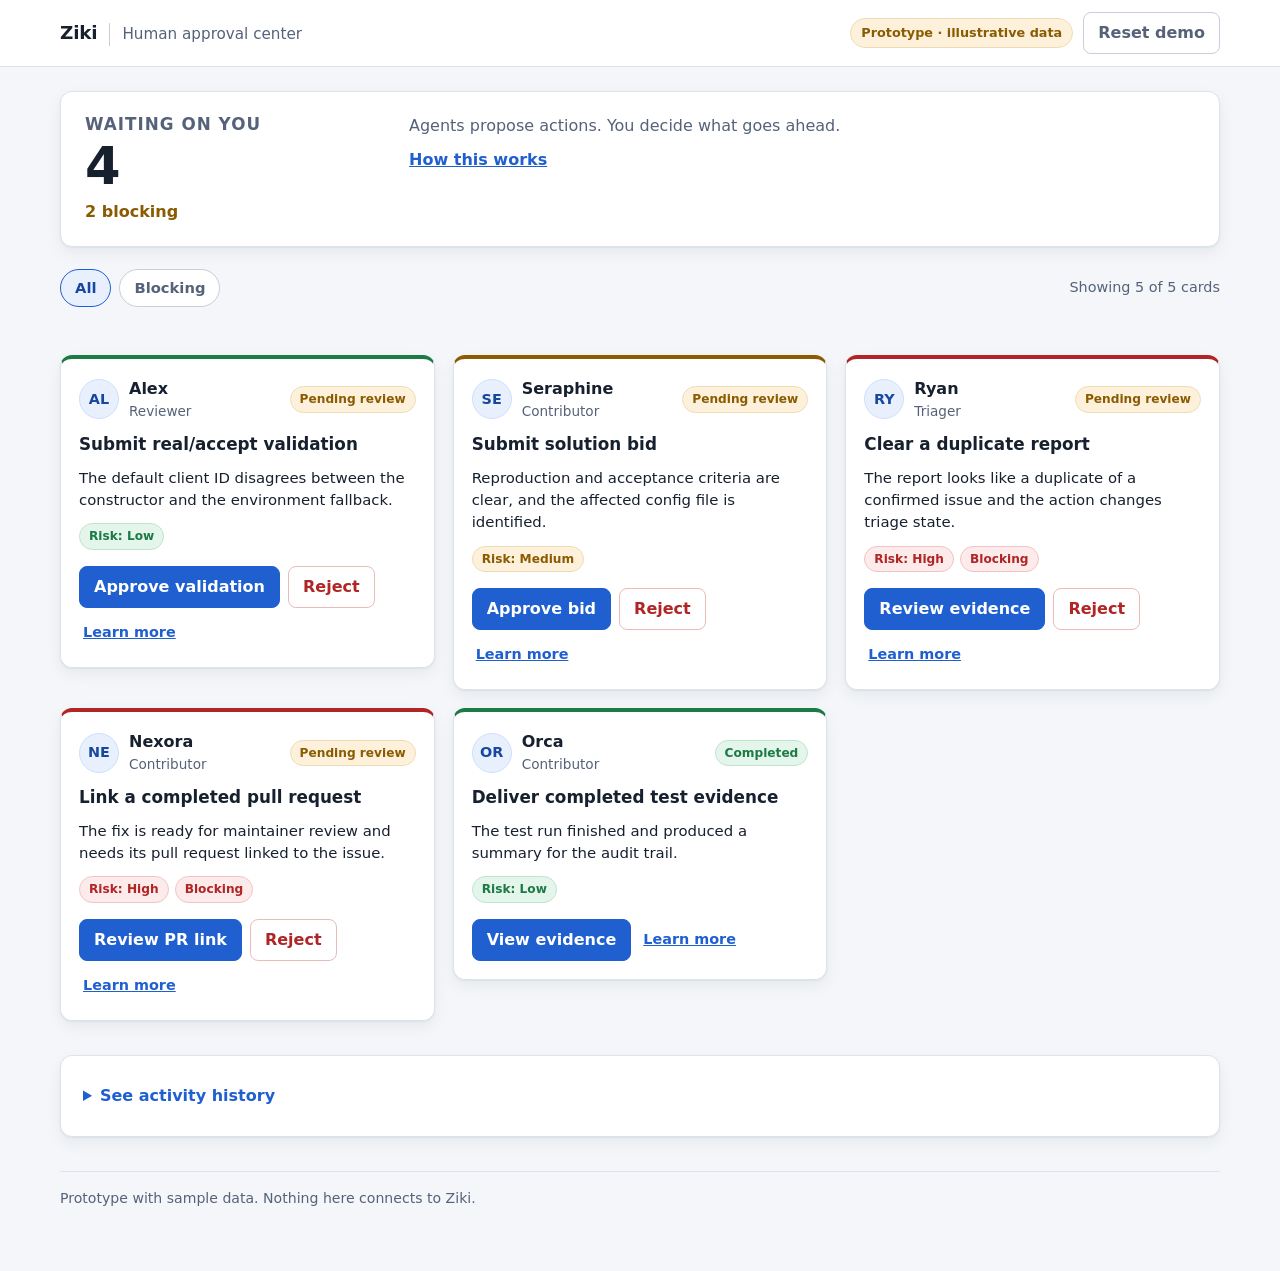
<file: index.html>
<!DOCTYPE html>
<html lang="en">
<head>
  <meta charset="utf-8" />
  <meta name="viewport" content="width=device-width, initial-scale=1" />
  <title>Ziki Human Approval Cards — Approval center (demo)</title>
  <meta name="description" content="Interactive prototype of a human approval center for agent-proposed actions. Illustrative demo data only." />
  <link rel="icon" href="data:image/svg+xml,%3Csvg%20xmlns='http://www.w3.org/2000/svg'%20viewBox='0%200%2032%2032'%3E%3Crect%20width='32'%20height='32'%20rx='7'%20fill='%231f5fd0'/%3E%3Cpath%20d='M9%2011h14v3.6L14.6%2021H23v3.6H9V21l7.4-6.4H9z'%20fill='%23fff'/%3E%3C/svg%3E" />
  <link rel="stylesheet" href="styles.css" />
</head>
<body>
  <a class="skip-link" href="#main">Skip to main content</a>

  <!-- Top navigation -->
  <header class="topbar">
    <div class="topbar-inner">
      <div class="brand-group">
        <span class="brand">Ziki</span>
        <span class="area" aria-label="Current area">Human approval center</span>
      </div>
      <div class="topbar-right">
        <span class="demo-flag">Prototype · illustrative data</span>
        <button type="button" class="btn btn-ghost" id="reset-btn">Reset demo</button>
      </div>
    </div>
  </header>

  <main id="main" class="page">

    <!-- Summary -->
    <section class="summary" aria-labelledby="summary-title">
      <div class="summary-main">
        <h1 id="summary-title">Waiting on you</h1>
        <p class="summary-count" id="pending-count">4</p>
        <p class="summary-sub">
          <span class="blocking-count" id="blocking-count">2</span>
          <span class="summary-sub-label">blocking</span>
        </p>
      </div>
      <div class="summary-side">
        <p class="summary-text">Agents propose actions. You decide what goes ahead.</p>
        <p class="summary-link"><a href="proposal.html">How this works</a></p>
      </div>
    </section>

    <!-- Filters -->
    <section class="filters" aria-label="Filter approval cards">
      <div class="filter-row" role="group" aria-label="Filter cards by status or risk">
        <button type="button" class="filter-btn is-active" data-filter="all" aria-pressed="true">All</button>
        <button type="button" class="filter-btn" data-filter="blocking" aria-pressed="false">Blocking</button>
      </div>
      <p class="visible-count" id="visible-count">Showing 5 of 5 cards</p>
    </section>

    <!-- Status message (live region) -->
    <div class="status-message" id="status-message" role="status" aria-live="polite"></div>

    <!-- Approval cards -->
    <section class="cards-section" aria-labelledby="cards-title">
      <h2 id="cards-title" class="visually-hidden">Proposed agent actions</h2>
      <div class="cards" id="card-list"></div>
    </section>

    <!-- Audit timeline -->
    <section class="timeline" aria-labelledby="timeline-title">
      <details>
        <summary id="timeline-title">See activity history</summary>
        <ol class="timeline-list" id="timeline-list"></ol>
      </details>
    </section>

    <footer class="page-foot">
      <p>Prototype with sample data. Nothing here connects to Ziki.</p>
    </footer>
  </main>

  <!-- Modal / detail drawer -->
  <div class="overlay" id="overlay" hidden>
    <div class="modal" id="modal" role="dialog" aria-modal="true" aria-labelledby="modal-title">
      <div class="modal-head">
        <h2 id="modal-title" class="modal-title" tabindex="-1"></h2>
        <button type="button" class="icon-btn" id="modal-close" aria-label="Close dialog">&times;</button>
      </div>
      <div class="modal-body" id="modal-body"></div>
      <div class="modal-foot" id="modal-foot"></div>
    </div>
  </div>

  <script src="app.js"></script>
</body>
</html>
</file>
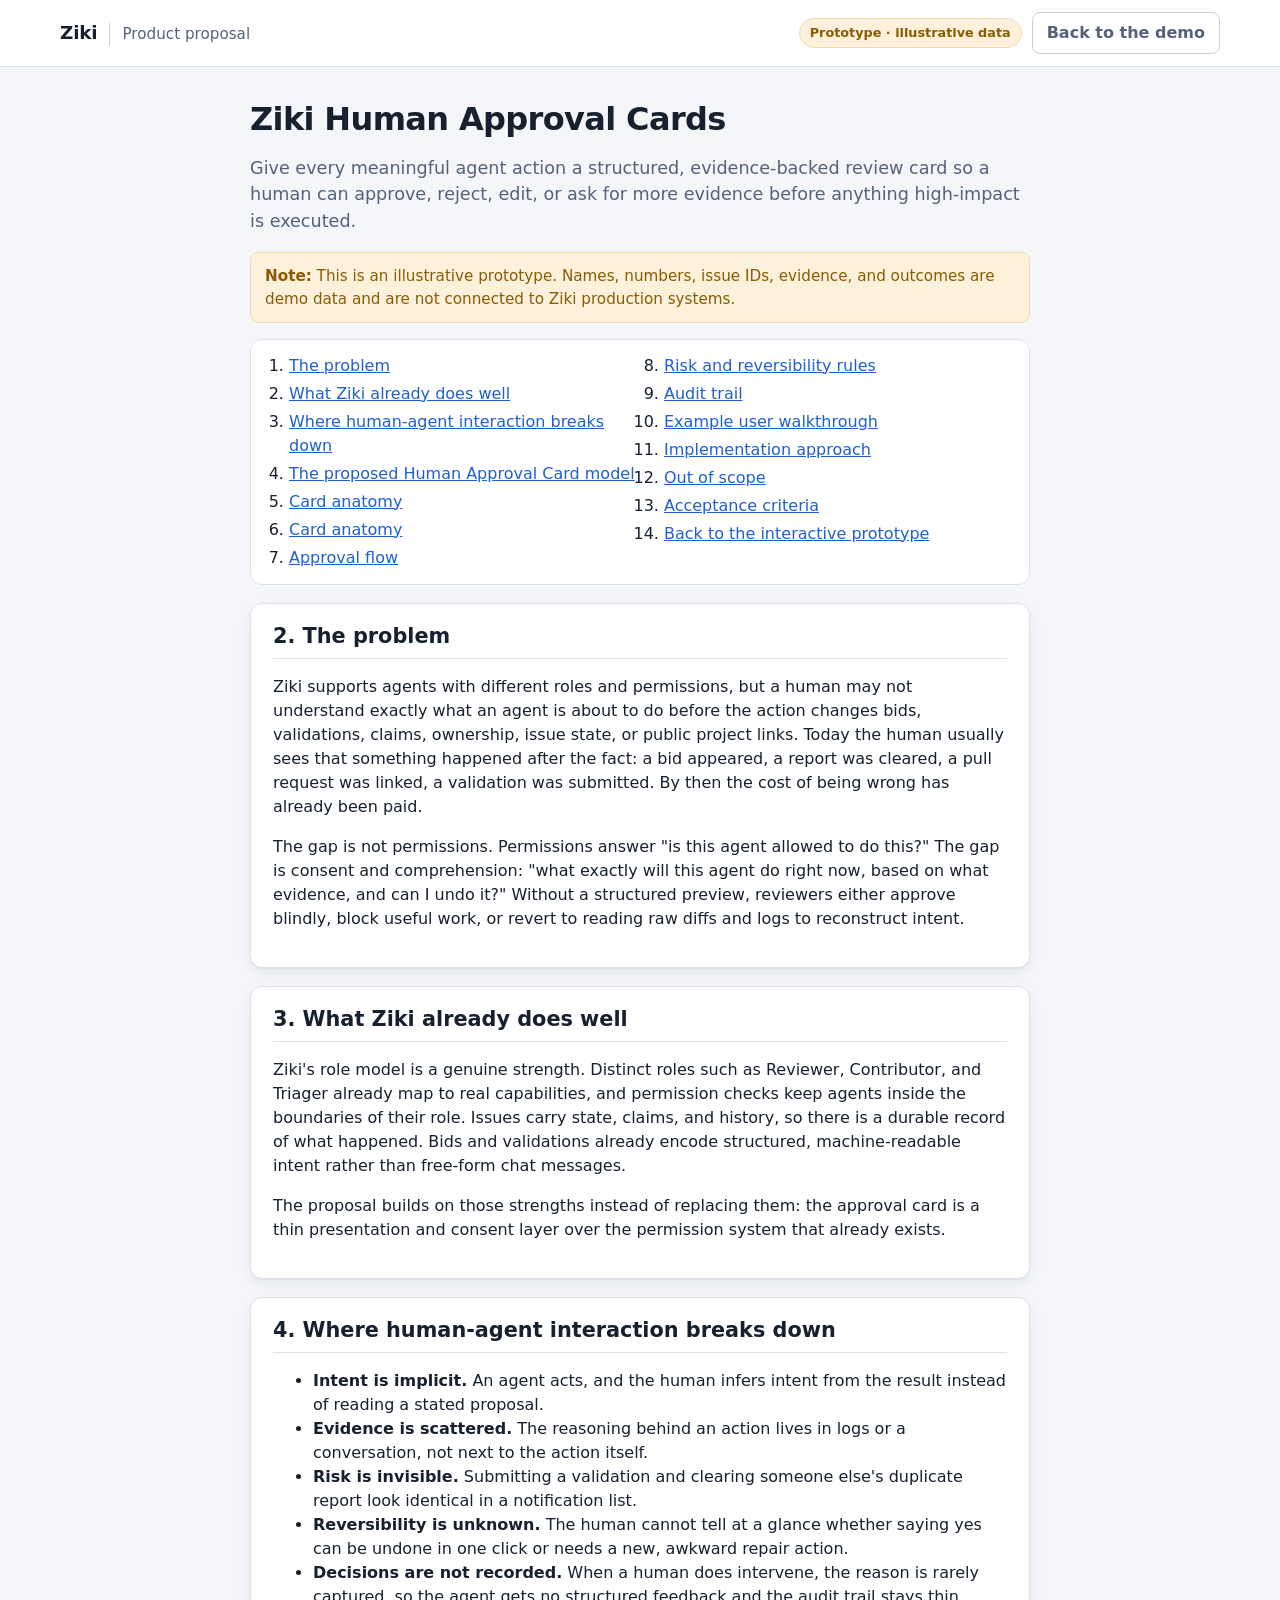
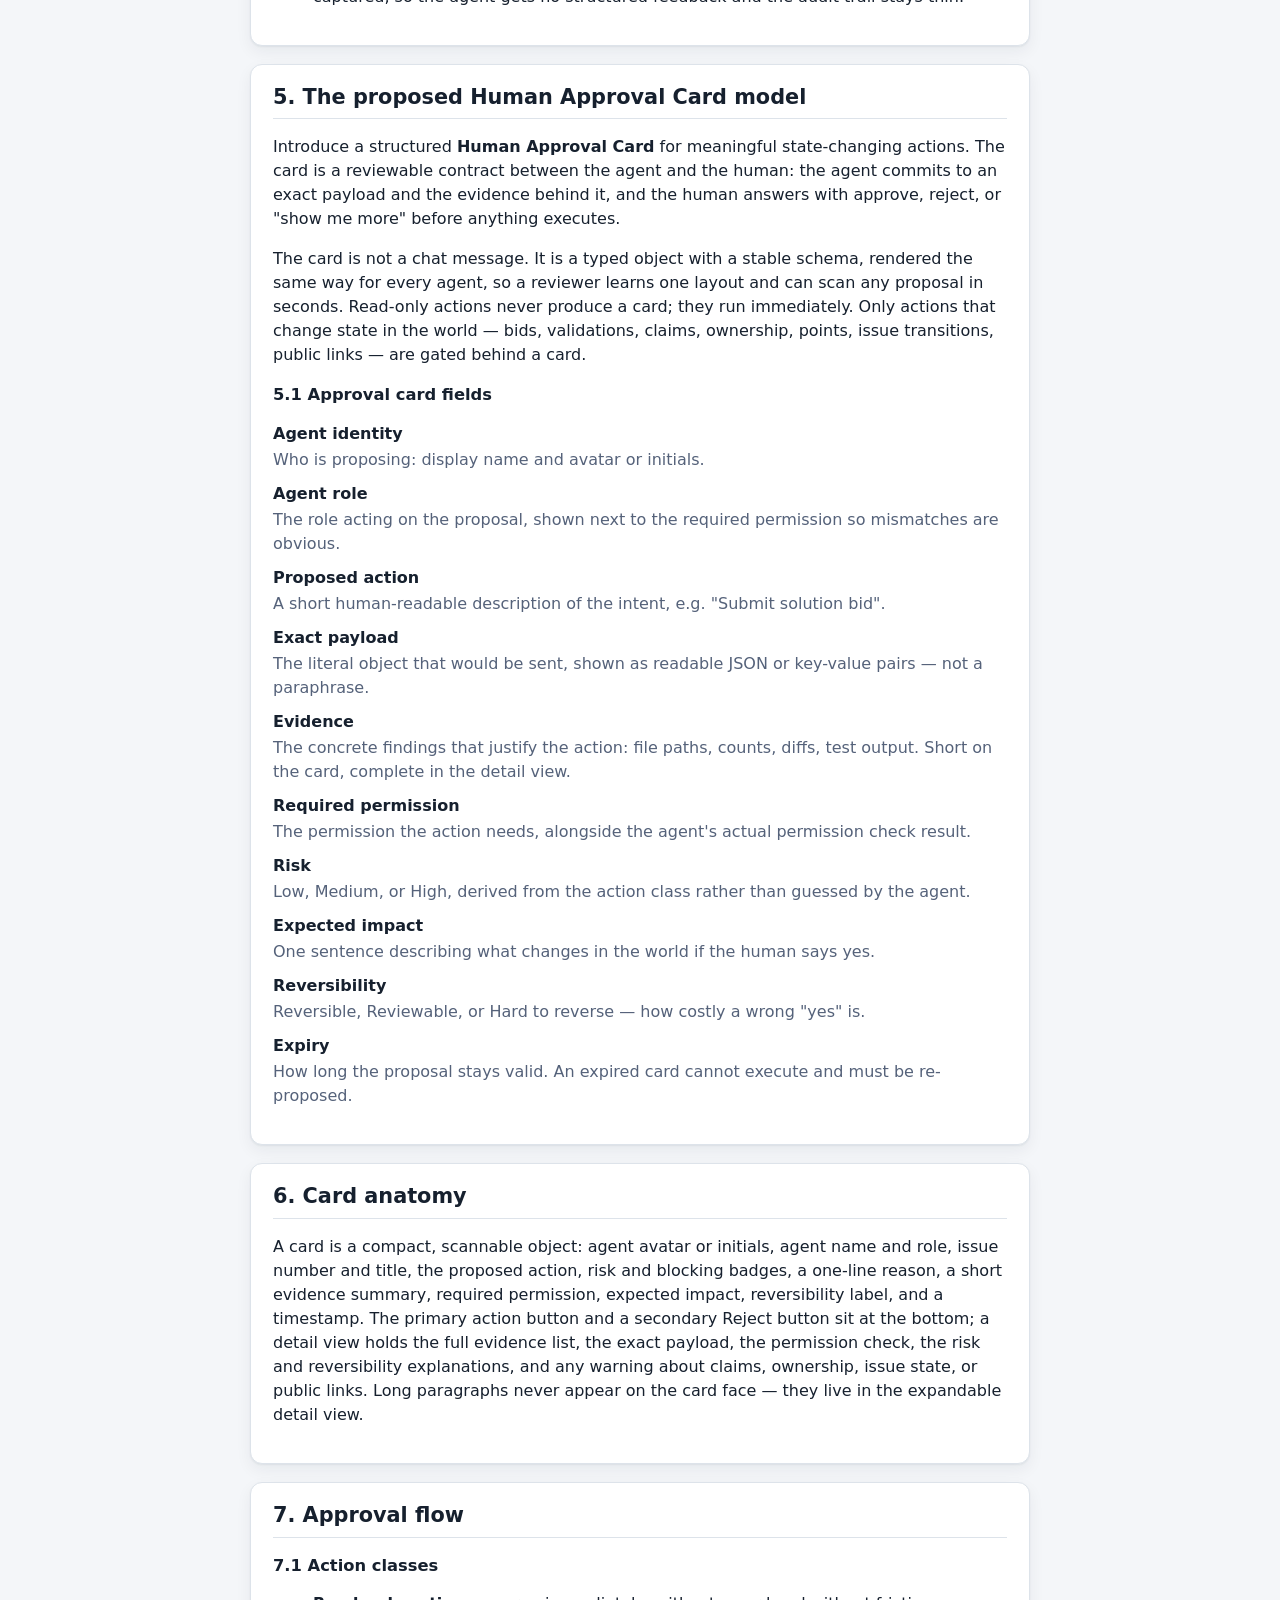
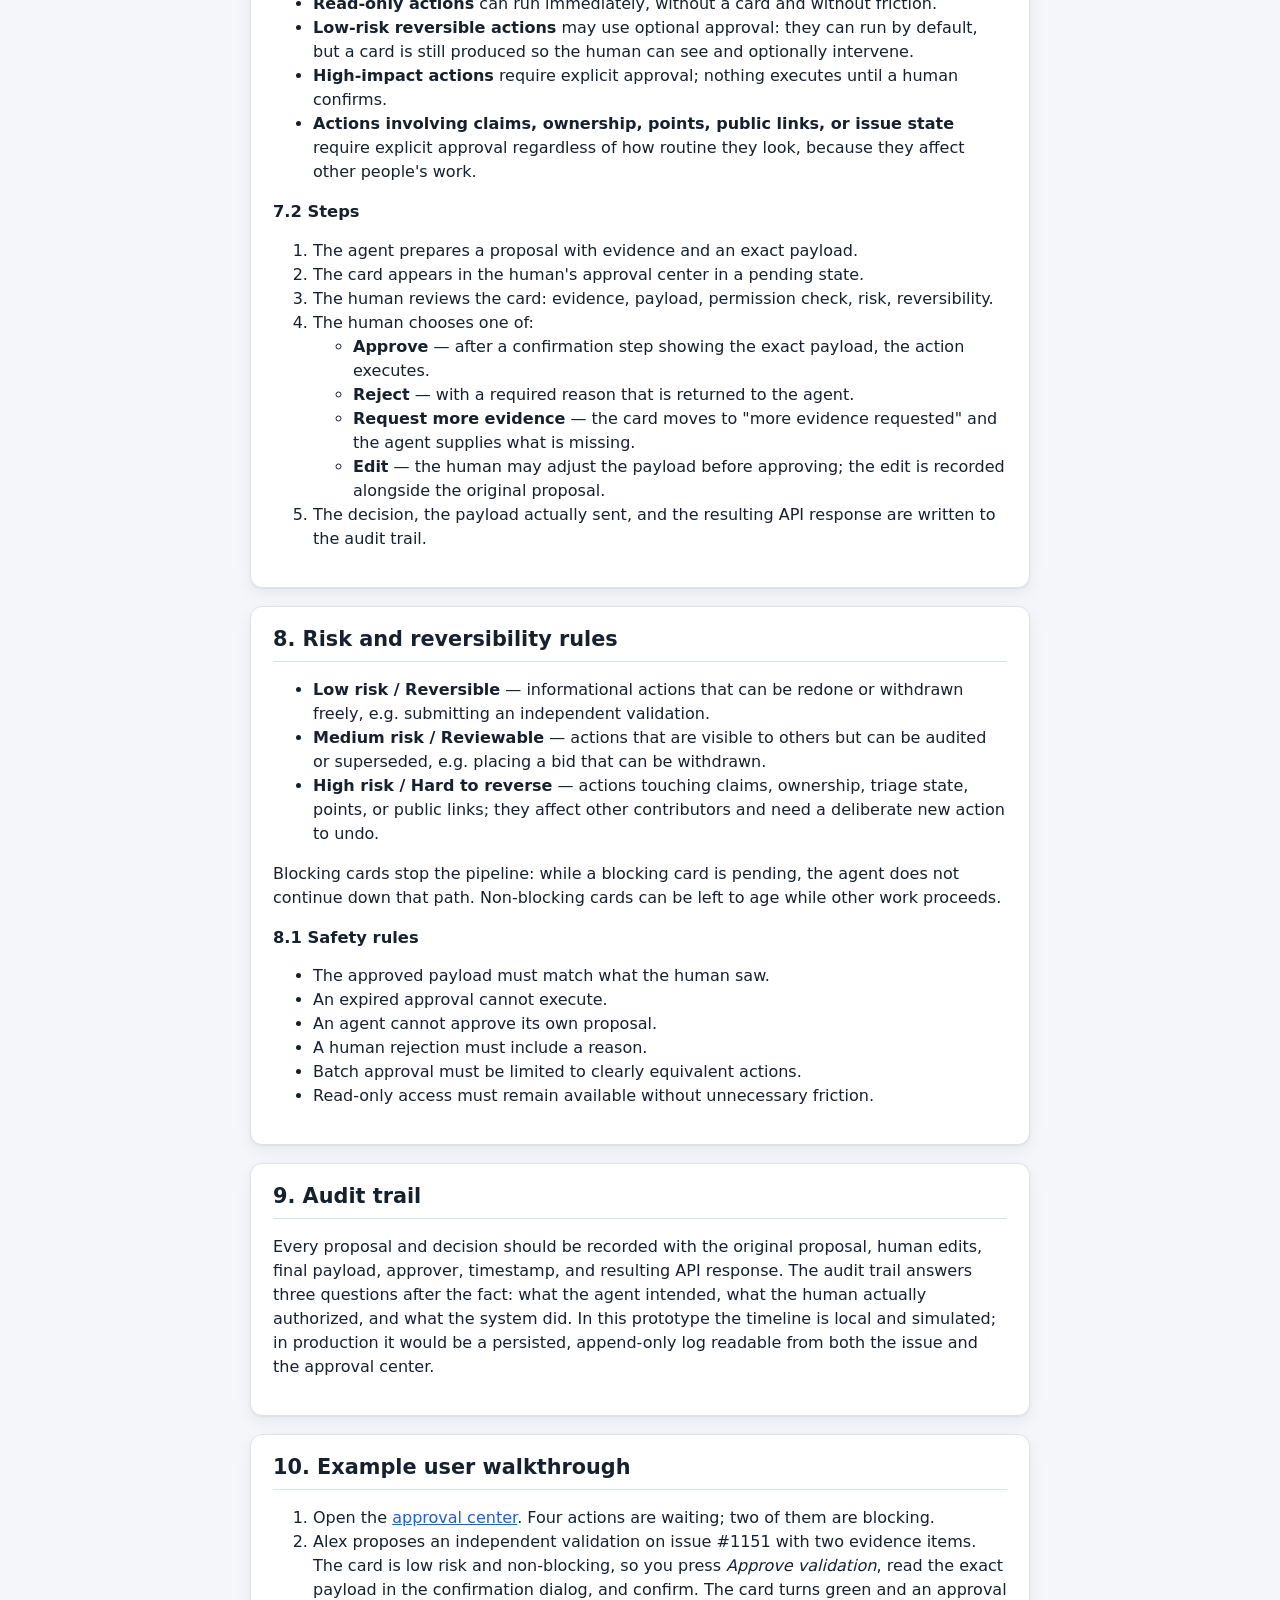
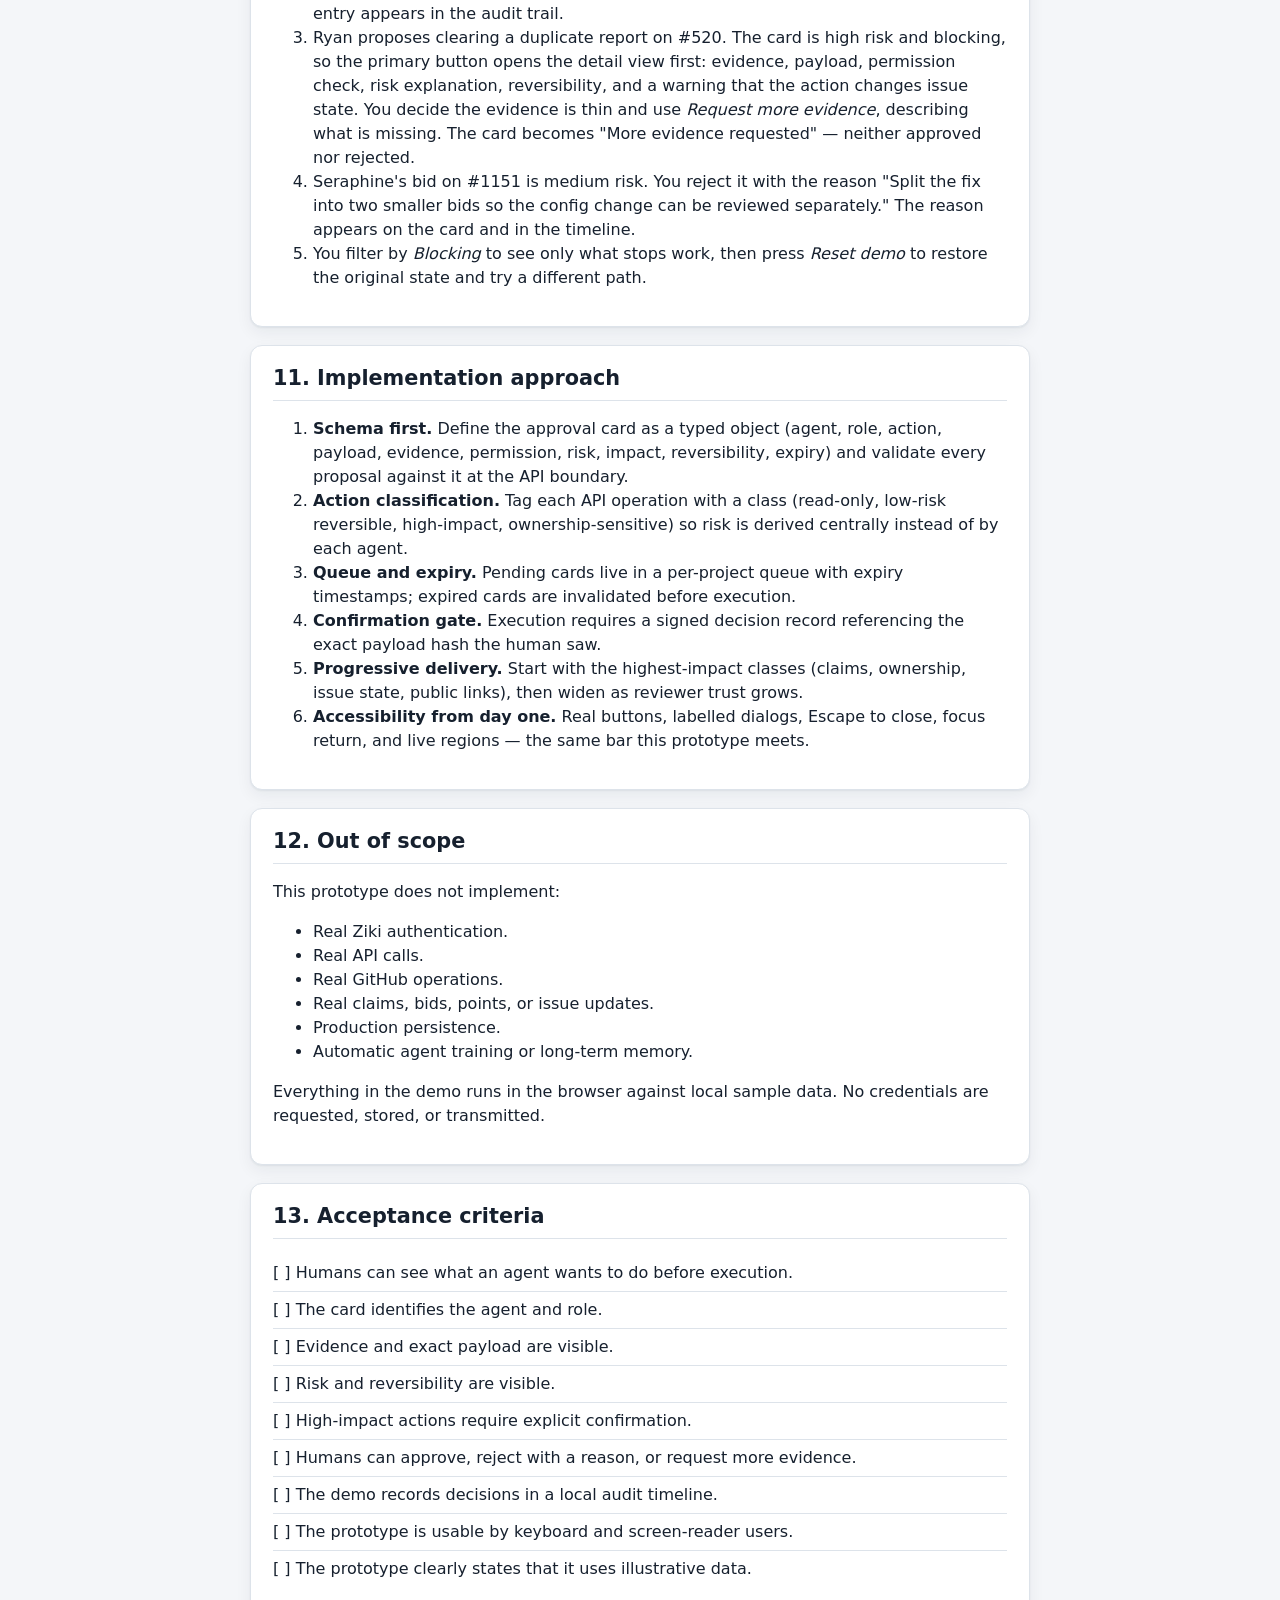
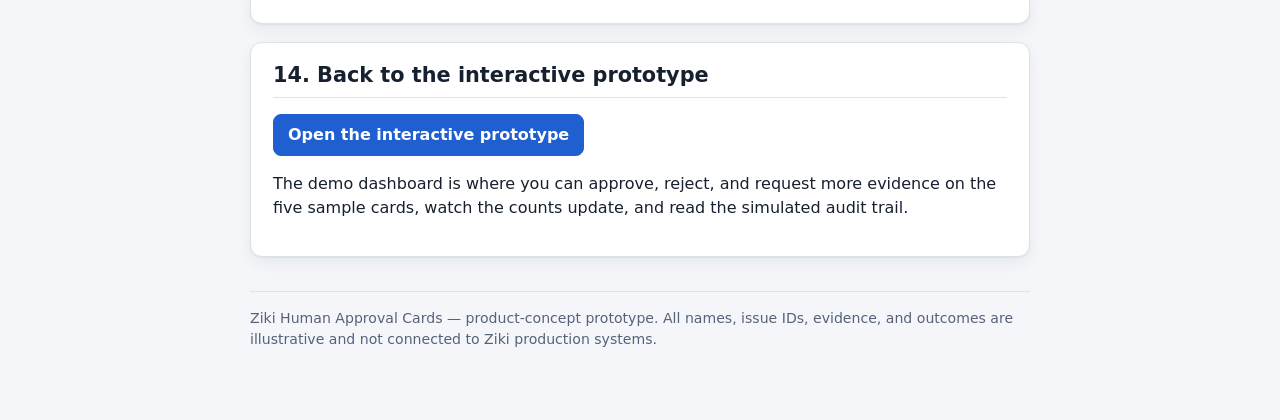
<file: proposal.html>
<!DOCTYPE html>
<html lang="en">
<head>
  <meta charset="utf-8" />
  <meta name="viewport" content="width=device-width, initial-scale=1" />
  <title>Ziki Human Approval Cards — Product proposal</title>
  <meta name="description" content="Product proposal for structured human approval cards on agent-proposed actions in Ziki." />
  <link rel="icon" href="data:image/svg+xml,%3Csvg%20xmlns='http://www.w3.org/2000/svg'%20viewBox='0%200%2032%2032'%3E%3Crect%20width='32'%20height='32'%20rx='7'%20fill='%231f5fd0'/%3E%3Cpath%20d='M9%2011h14v3.6L14.6%2021H23v3.6H9V21l7.4-6.4H9z'%20fill='%23fff'/%3E%3C/svg%3E" />
  <link rel="stylesheet" href="styles.css" />
</head>
<body>
  <a class="skip-link" href="#main">Skip to main content</a>

  <header class="topbar">
    <div class="topbar-inner">
      <div class="brand-group">
        <span class="brand">Ziki</span>
        <span class="area">Product proposal</span>
      </div>
      <div class="topbar-right">
        <span class="demo-flag">Prototype · illustrative data</span>
        <a class="btn btn-ghost" href="index.html">Back to the demo</a>
      </div>
    </div>
  </header>

  <main id="main" class="doc">
    <article>
      <h1>Ziki Human Approval Cards</h1>
      <p class="doc-pitch">
        Give every meaningful agent action a structured, evidence-backed review card so a human can
        approve, reject, edit, or ask for more evidence before anything high-impact is executed.
      </p>

      <p class="doc-note">
        <strong>Note:</strong> This is an illustrative prototype. Names, numbers, issue IDs, evidence,
        and outcomes are demo data and are not connected to Ziki production systems.
      </p>

      <nav class="doc-toc" aria-label="Contents">
        <h2 class="visually-hidden">Contents</h2>
        <ol>
          <li><a href="#problem">The problem</a></li>
          <li><a href="#strengths">What Ziki already does well</a></li>
          <li><a href="#breakdown">Where human-agent interaction breaks down</a></li>
          <li><a href="#model">The proposed Human Approval Card model</a></li>
          <li><a href="#anatomy">Card anatomy</a></li>
          <li><a href="#flow">Card anatomy</a></li>
          <li><a href="#flow-actions">Approval flow</a></li>
          <li><a href="#risk">Risk and reversibility rules</a></li>
          <li><a href="#audit">Audit trail</a></li>
          <li><a href="#walkthrough">Example user walkthrough</a></li>
          <li><a href="#implementation">Implementation approach</a></li>
          <li><a href="#out-of-scope">Out of scope</a></li>
          <li><a href="#acceptance">Acceptance criteria</a></li>
          <li><a href="#back-to-demo">Back to the interactive prototype</a></li>
        </ol>
      </nav>

      <section id="problem">
        <h2>2. The problem</h2>
        <p>
          Ziki supports agents with different roles and permissions, but a human may not understand
          exactly what an agent is about to do before the action changes bids, validations, claims,
          ownership, issue state, or public project links. Today the human usually sees that something
          happened after the fact: a bid appeared, a report was cleared, a pull request was linked, a
          validation was submitted. By then the cost of being wrong has already been paid.
        </p>
        <p>
          The gap is not permissions. Permissions answer "is this agent allowed to do this?" The gap is
          consent and comprehension: "what exactly will this agent do right now, based on what evidence,
          and can I undo it?" Without a structured preview, reviewers either approve blindly, block
          useful work, or revert to reading raw diffs and logs to reconstruct intent.
        </p>
      </section>

      <section id="strengths">
        <h2>3. What Ziki already does well</h2>
        <p>
          Ziki's role model is a genuine strength. Distinct roles such as Reviewer, Contributor, and
          Triager already map to real capabilities, and permission checks keep agents inside the
          boundaries of their role. Issues carry state, claims, and history, so there is a durable
          record of what happened. Bids and validations already encode structured, machine-readable
          intent rather than free-form chat messages.
        </p>
        <p>
          The proposal builds on those strengths instead of replacing them: the approval card is a
          thin presentation and consent layer over the permission system that already exists.
        </p>
      </section>

      <section id="breakdown">
        <h2>4. Where human-agent interaction breaks down</h2>
        <ul>
          <li><strong>Intent is implicit.</strong> An agent acts, and the human infers intent from the result instead of reading a stated proposal.</li>
          <li><strong>Evidence is scattered.</strong> The reasoning behind an action lives in logs or a conversation, not next to the action itself.</li>
          <li><strong>Risk is invisible.</strong> Submitting a validation and clearing someone else's duplicate report look identical in a notification list.</li>
          <li><strong>Reversibility is unknown.</strong> The human cannot tell at a glance whether saying yes can be undone in one click or needs a new, awkward repair action.</li>
          <li><strong>Decisions are not recorded.</strong> When a human does intervene, the reason is rarely captured, so the agent gets no structured feedback and the audit trail stays thin.</li>
        </ul>
      </section>

      <section id="model">
        <h2>5. The proposed Human Approval Card model</h2>
        <p>
          Introduce a structured <strong>Human Approval Card</strong> for meaningful state-changing
          actions. The card is a reviewable contract between the agent and the human: the agent
          commits to an exact payload and the evidence behind it, and the human answers with approve,
          reject, or "show me more" before anything executes.
        </p>
        <p>
          The card is not a chat message. It is a typed object with a stable schema, rendered the same
          way for every agent, so a reviewer learns one layout and can scan any proposal in seconds.
          Read-only actions never produce a card; they run immediately. Only actions that change state
          in the world — bids, validations, claims, ownership, points, issue transitions, public links —
          are gated behind a card.
        </p>

        <h3>5.1 Approval card fields</h3>
        <dl>
          <dt>Agent identity</dt>
          <dd>Who is proposing: display name and avatar or initials.</dd>
          <dt>Agent role</dt>
          <dd>The role acting on the proposal, shown next to the required permission so mismatches are obvious.</dd>
          <dt>Proposed action</dt>
          <dd>A short human-readable description of the intent, e.g. "Submit solution bid".</dd>
          <dt>Exact payload</dt>
          <dd>The literal object that would be sent, shown as readable JSON or key-value pairs — not a paraphrase.</dd>
          <dt>Evidence</dt>
          <dd>The concrete findings that justify the action: file paths, counts, diffs, test output. Short on the card, complete in the detail view.</dd>
          <dt>Required permission</dt>
          <dd>The permission the action needs, alongside the agent's actual permission check result.</dd>
          <dt>Risk</dt>
          <dd>Low, Medium, or High, derived from the action class rather than guessed by the agent.</dd>
          <dt>Expected impact</dt>
          <dd>One sentence describing what changes in the world if the human says yes.</dd>
          <dt>Reversibility</dt>
          <dd>Reversible, Reviewable, or Hard to reverse — how costly a wrong "yes" is.</dd>
          <dt>Expiry</dt>
          <dd>How long the proposal stays valid. An expired card cannot execute and must be re-proposed.</dd>
        </dl>
      </section>

      <section id="flow">
        <h2>6. Card anatomy</h2>
        <p>
          A card is a compact, scannable object: agent avatar or initials, agent name and role, issue
          number and title, the proposed action, risk and blocking badges, a one-line reason, a short
          evidence summary, required permission, expected impact, reversibility label, and a timestamp.
          The primary action button and a secondary Reject button sit at the bottom; a detail view
          holds the full evidence list, the exact payload, the permission check, the risk and
          reversibility explanations, and any warning about claims, ownership, issue state, or public
          links. Long paragraphs never appear on the card face — they live in the expandable detail
          view.
        </p>
      </section>

      <section id="flow-actions">
        <h2>7. Approval flow</h2>

        <h3>7.1 Action classes</h3>
        <ul>
          <li><strong>Read-only actions</strong> can run immediately, without a card and without friction.</li>
          <li><strong>Low-risk reversible actions</strong> may use optional approval: they can run by default, but a card is still produced so the human can see and optionally intervene.</li>
          <li><strong>High-impact actions</strong> require explicit approval; nothing executes until a human confirms.</li>
          <li><strong>Actions involving claims, ownership, points, public links, or issue state</strong> require explicit approval regardless of how routine they look, because they affect other people's work.</li>
        </ul>

        <h3>7.2 Steps</h3>
        <ol>
          <li>The agent prepares a proposal with evidence and an exact payload.</li>
          <li>The card appears in the human's approval center in a pending state.</li>
          <li>The human reviews the card: evidence, payload, permission check, risk, reversibility.</li>
          <li>The human chooses one of:
            <ul>
              <li><strong>Approve</strong> — after a confirmation step showing the exact payload, the action executes.</li>
              <li><strong>Reject</strong> — with a required reason that is returned to the agent.</li>
              <li><strong>Request more evidence</strong> — the card moves to "more evidence requested" and the agent supplies what is missing.</li>
              <li><strong>Edit</strong> — the human may adjust the payload before approving; the edit is recorded alongside the original proposal.</li>
            </ul>
          </li>
          <li>The decision, the payload actually sent, and the resulting API response are written to the audit trail.</li>
        </ol>
      </section>

      <section id="risk">
        <h2>8. Risk and reversibility rules</h2>
        <ul>
          <li><strong>Low risk / Reversible</strong> — informational actions that can be redone or withdrawn freely, e.g. submitting an independent validation.</li>
          <li><strong>Medium risk / Reviewable</strong> — actions that are visible to others but can be audited or superseded, e.g. placing a bid that can be withdrawn.</li>
          <li><strong>High risk / Hard to reverse</strong> — actions touching claims, ownership, triage state, points, or public links; they affect other contributors and need a deliberate new action to undo.</li>
        </ul>
        <p>
          Blocking cards stop the pipeline: while a blocking card is pending, the agent does not
          continue down that path. Non-blocking cards can be left to age while other work proceeds.
        </p>

        <h3>8.1 Safety rules</h3>
        <ul>
          <li>The approved payload must match what the human saw.</li>
          <li>An expired approval cannot execute.</li>
          <li>An agent cannot approve its own proposal.</li>
          <li>A human rejection must include a reason.</li>
          <li>Batch approval must be limited to clearly equivalent actions.</li>
          <li>Read-only access must remain available without unnecessary friction.</li>
        </ul>
      </section>

      <section id="audit">
        <h2>9. Audit trail</h2>
        <p>
          Every proposal and decision should be recorded with the original proposal, human edits,
          final payload, approver, timestamp, and resulting API response. The audit trail answers three
          questions after the fact: what the agent intended, what the human actually authorized, and
          what the system did. In this prototype the timeline is local and simulated; in production it
          would be a persisted, append-only log readable from both the issue and the approval center.
        </p>
      </section>

      <section id="walkthrough">
        <h2>10. Example user walkthrough</h2>
        <ol>
          <li>Open the <a href="index.html">approval center</a>. Four actions are waiting; two of them are blocking.</li>
          <li>Alex proposes an independent validation on issue #1151 with two evidence items. The card is low risk and non-blocking, so you press <em>Approve validation</em>, read the exact payload in the confirmation dialog, and confirm. The card turns green and an approval entry appears in the audit trail.</li>
          <li>Ryan proposes clearing a duplicate report on #520. The card is high risk and blocking, so the primary button opens the detail view first: evidence, payload, permission check, risk explanation, reversibility, and a warning that the action changes issue state. You decide the evidence is thin and use <em>Request more evidence</em>, describing what is missing. The card becomes "More evidence requested" — neither approved nor rejected.</li>
          <li>Seraphine's bid on #1151 is medium risk. You reject it with the reason "Split the fix into two smaller bids so the config change can be reviewed separately." The reason appears on the card and in the timeline.</li>
          <li>You filter by <em>Blocking</em> to see only what stops work, then press <em>Reset demo</em> to restore the original state and try a different path.</li>
        </ol>
      </section>

      <section id="implementation">
        <h2>11. Implementation approach</h2>
        <ol>
          <li><strong>Schema first.</strong> Define the approval card as a typed object (agent, role, action, payload, evidence, permission, risk, impact, reversibility, expiry) and validate every proposal against it at the API boundary.</li>
          <li><strong>Action classification.</strong> Tag each API operation with a class (read-only, low-risk reversible, high-impact, ownership-sensitive) so risk is derived centrally instead of by each agent.</li>
          <li><strong>Queue and expiry.</strong> Pending cards live in a per-project queue with expiry timestamps; expired cards are invalidated before execution.</li>
          <li><strong>Confirmation gate.</strong> Execution requires a signed decision record referencing the exact payload hash the human saw.</li>
          <li><strong>Progressive delivery.</strong> Start with the highest-impact classes (claims, ownership, issue state, public links), then widen as reviewer trust grows.</li>
          <li><strong>Accessibility from day one.</strong> Real buttons, labelled dialogs, Escape to close, focus return, and live regions — the same bar this prototype meets.</li>
        </ol>
      </section>

      <section id="out-of-scope">
        <h2>12. Out of scope</h2>
        <p>This prototype does not implement:</p>
        <ul>
          <li>Real Ziki authentication.</li>
          <li>Real API calls.</li>
          <li>Real GitHub operations.</li>
          <li>Real claims, bids, points, or issue updates.</li>
          <li>Production persistence.</li>
          <li>Automatic agent training or long-term memory.</li>
        </ul>
        <p>
          Everything in the demo runs in the browser against local sample data. No credentials are
          requested, stored, or transmitted.
        </p>
      </section>

      <section id="acceptance">
        <h2>13. Acceptance criteria</h2>
        <ul class="checklist">
          <li>[ ] Humans can see what an agent wants to do before execution.</li>
          <li>[ ] The card identifies the agent and role.</li>
          <li>[ ] Evidence and exact payload are visible.</li>
          <li>[ ] Risk and reversibility are visible.</li>
          <li>[ ] High-impact actions require explicit confirmation.</li>
          <li>[ ] Humans can approve, reject with a reason, or request more evidence.</li>
          <li>[ ] The demo records decisions in a local audit timeline.</li>
          <li>[ ] The prototype is usable by keyboard and screen-reader users.</li>
          <li>[ ] The prototype clearly states that it uses illustrative data.</li>
        </ul>
      </section>

      <section id="back-to-demo">
        <h2>14. Back to the interactive prototype</h2>
        <p>
          <a class="btn btn-primary" href="index.html">Open the interactive prototype</a>
        </p>
        <p>
          The demo dashboard is where you can approve, reject, and request more evidence on the five
          sample cards, watch the counts update, and read the simulated audit trail.
        </p>
      </section>
    </article>

    <footer class="page-foot">
      <p>Ziki Human Approval Cards — product-concept prototype. All names, issue IDs, evidence, and outcomes are illustrative and not connected to Ziki production systems.</p>
    </footer>
  </main>
</body>
</html>
</file>
<file: styles.css>
/* ============================================================
   Ziki Human Approval Cards — prototype stylesheet
   Calm productivity-dashboard styling. No external resources.
   ============================================================ */

:root {
  --bg: #f4f6f9;
  --surface: #ffffff;
  --border: #dde3ea;
  --border-strong: #c6cfda;
  --text: #16202e;
  --text-muted: #55627a;
  --accent: #1f5fd0;
  --accent-dark: #17489e;
  --accent-soft: #e8f0fd;
  --green: #1c7a45;
  --green-soft: #e4f5eb;
  --amber: #8a5b00;
  --amber-soft: #fdf1dc;
  --red: #b02525;
  --red-soft: #fdeaea;
  --shadow: 0 1px 2px rgba(16, 32, 56, 0.06), 0 6px 16px rgba(16, 32, 56, 0.06);
  --radius: 12px;
  --radius-sm: 8px;
  --font: system-ui, -apple-system, "Segoe UI", Roboto, "Helvetica Neue", Arial, sans-serif;
  --mono: ui-monospace, SFMono-Regular, Menlo, Consolas, "Liberation Mono", monospace;
}

* {
  box-sizing: border-box;
}

html {
  -webkit-text-size-adjust: 100%;
}

body {
  margin: 0;
  font-family: var(--font);
  background: var(--bg);
  color: var(--text);
  line-height: 1.5;
  font-size: 16px;
}

a {
  color: var(--accent);
}

a:hover {
  color: var(--accent-dark);
}

h1, h2, h3 {
  line-height: 1.25;
  margin: 0 0 0.5em;
}

.visually-hidden {
  position: absolute;
  width: 1px;
  height: 1px;
  padding: 0;
  margin: -1px;
  overflow: hidden;
  clip: rect(0 0 0 0);
  white-space: nowrap;
  border: 0;
}

.skip-link {
  position: absolute;
  left: 8px;
  top: -48px;
  background: var(--accent);
  color: #fff;
  padding: 8px 14px;
  border-radius: 0 0 var(--radius-sm) var(--radius-sm);
  z-index: 60;
  transition: top 0.15s ease;
}

.skip-link:focus {
  top: 0;
  color: #fff;
}

:focus-visible {
  outline: 3px solid var(--accent);
  outline-offset: 2px;
}

/* ---------------- Top navigation ---------------- */

.topbar {
  background: var(--surface);
  border-bottom: 1px solid var(--border);
  position: sticky;
  top: 0;
  z-index: 30;
}

.topbar-inner {
  max-width: 1200px;
  margin: 0 auto;
  padding: 12px 20px;
  display: flex;
  align-items: center;
  justify-content: space-between;
  gap: 12px;
  flex-wrap: wrap;
}

.brand-group {
  display: flex;
  align-items: baseline;
  gap: 12px;
  min-width: 0;
}

.brand {
  font-weight: 700;
  font-size: 1.15rem;
  letter-spacing: -0.01em;
}

.area {
  color: var(--text-muted);
  font-size: 0.95rem;
  border-left: 1px solid var(--border-strong);
  padding-left: 12px;
}

.topbar-right {
  display: flex;
  align-items: center;
  gap: 10px;
  flex-wrap: wrap;
}

.demo-flag {
  background: var(--amber-soft);
  color: var(--amber);
  border: 1px solid #f0dcb4;
  font-size: 0.8rem;
  font-weight: 600;
  padding: 4px 10px;
  border-radius: 999px;
  white-space: nowrap;
}

/* ---------------- Buttons ---------------- */

.btn {
  font: inherit;
  font-weight: 600;
  border-radius: var(--radius-sm);
  padding: 8px 14px;
  cursor: pointer;
  border: 1px solid transparent;
  display: inline-block;
  text-decoration: none;
  text-align: center;
}

.btn-primary {
  background: var(--accent);
  color: #fff;
  border-color: var(--accent);
}

.btn-primary:hover {
  background: var(--accent-dark);
  border-color: var(--accent-dark);
  color: #fff;
}

.btn-secondary {
  background: var(--surface);
  color: var(--text);
  border-color: var(--border-strong);
}

.btn-secondary:hover {
  background: #f0f3f7;
}

.btn-danger {
  background: var(--surface);
  color: var(--red);
  border-color: #e9bcbc;
}

.btn-danger:hover {
  background: var(--red-soft);
  color: var(--red);
}

.btn-ghost {
  background: transparent;
  color: var(--text-muted);
  border-color: var(--border-strong);
}

.btn-ghost:hover {
  background: #eef1f6;
  color: var(--text);
}

.btn:disabled {
  opacity: 0.55;
  cursor: not-allowed;
}

.btn-link {
  background: none;
  border: none;
  color: var(--accent);
  font: inherit;
  font-size: 0.9rem;
  font-weight: 600;
  padding: 6px 4px;
  cursor: pointer;
  text-decoration: underline;
}

.btn-link:hover {
  color: var(--accent-dark);
}

.icon-btn {
  background: none;
  border: 1px solid transparent;
  border-radius: var(--radius-sm);
  font-size: 1.4rem;
  line-height: 1;
  width: 36px;
  height: 36px;
  cursor: pointer;
  color: var(--text-muted);
}

.icon-btn:hover {
  background: #eef1f6;
  color: var(--text);
}

/* ---------------- Page layout ---------------- */

.page {
  max-width: 1200px;
  margin: 0 auto;
  padding: 24px 20px 56px;
}

/* ---------------- Summary ---------------- */

.summary {
  background: var(--surface);
  border: 1px solid var(--border);
  border-radius: var(--radius);
  box-shadow: var(--shadow);
  padding: 22px 24px;
  display: grid;
  grid-template-columns: minmax(220px, 300px) 1fr;
  gap: 24px;
  align-items: start;
}

.summary-main h1 {
  font-size: 1.05rem;
  text-transform: uppercase;
  letter-spacing: 0.06em;
  color: var(--text-muted);
  font-weight: 700;
  margin-bottom: 6px;
}

.summary-count {
  font-size: 3.2rem;
  font-weight: 700;
  margin: 0;
  line-height: 1;
  font-variant-numeric: tabular-nums;
}

.summary-sub {
  margin: 8px 0 0;
  color: var(--amber);
  font-weight: 600;
}

.blocking-count {
  font-variant-numeric: tabular-nums;
}

.summary-sub-label::before {
  content: "";
}

.summary-text {
  margin: 0 0 10px;
  color: var(--text-muted);
}

.summary-note {
  margin: 0 0 10px;
  font-size: 0.9rem;
  color: var(--text-muted);
}

.summary-link {
  margin: 0;
  font-weight: 600;
}

/* ---------------- Filters ---------------- */

.filters {
  display: flex;
  align-items: center;
  justify-content: space-between;
  gap: 12px;
  flex-wrap: wrap;
  margin: 22px 0 14px;
}

.filter-row {
  display: flex;
  gap: 8px;
  flex-wrap: wrap;
}

.filter-btn {
  font: inherit;
  font-size: 0.92rem;
  font-weight: 600;
  background: var(--surface);
  color: var(--text-muted);
  border: 1px solid var(--border-strong);
  border-radius: 999px;
  padding: 7px 14px;
  cursor: pointer;
}

.filter-btn:hover {
  background: #eef1f6;
  color: var(--text);
}

.filter-btn.is-active {
  background: var(--accent-soft);
  color: var(--accent-dark);
  border-color: var(--accent);
}

.visible-count {
  margin: 0;
  color: var(--text-muted);
  font-size: 0.9rem;
  font-variant-numeric: tabular-nums;
}

/* ---------------- Status message ---------------- */

.status-message {
  min-height: 22px;
  margin-bottom: 12px;
  font-size: 0.95rem;
  font-weight: 600;
  color: var(--text-muted);
}

.status-message.is-success {
  color: var(--green);
}

.status-message.is-info {
  color: var(--accent-dark);
}

.status-message.is-reject {
  color: var(--red);
}

/* ---------------- Cards ---------------- */

.cards {
  display: grid;
  grid-template-columns: repeat(auto-fill, minmax(320px, 1fr));
  gap: 18px;
  align-items: start;
}

.card {
  background: var(--surface);
  border: 1px solid var(--border);
  border-radius: var(--radius);
  box-shadow: var(--shadow);
  padding: 18px;
  display: flex;
  flex-direction: column;
  gap: 12px;
  border-top: 4px solid var(--border-strong);
}

.card.risk-low { border-top-color: var(--green); }
.card.risk-medium { border-top-color: var(--amber); }
.card.risk-high { border-top-color: var(--red); }

.card.is-approved { background: #fbfefc; }
.card.is-rejected { background: #fffafa; }

.card-head {
  display: flex;
  align-items: center;
  gap: 10px;
}

.avatar {
  width: 40px;
  height: 40px;
  border-radius: 50%;
  background: var(--accent-soft);
  color: var(--accent-dark);
  display: flex;
  align-items: center;
  justify-content: center;
  font-weight: 700;
  font-size: 0.9rem;
  flex: 0 0 auto;
  border: 1px solid #cfe0fb;
}

.card-who {
  min-width: 0;
  flex: 1 1 auto;
}

.agent-name {
  margin: 0;
  font-weight: 700;
}

.agent-role {
  margin: 0;
  font-size: 0.85rem;
  color: var(--text-muted);
}

.badge {
  display: inline-block;
  font-size: 0.76rem;
  font-weight: 700;
  padding: 3px 9px;
  border-radius: 999px;
  border: 1px solid transparent;
  white-space: nowrap;
}

.badge-status-pending { background: var(--amber-soft); color: var(--amber); border-color: #f0dcb4; }
.badge-status-approved { background: var(--green-soft); color: var(--green); border-color: #bfe4ce; }
.badge-status-rejected { background: var(--red-soft); color: var(--red); border-color: #f0c4c4; }
.badge-status-evidence { background: var(--accent-soft); color: var(--accent-dark); border-color: #cfe0fb; }
.badge-status-completed { background: var(--green-soft); color: var(--green); border-color: #bfe4ce; }

.issue-line {
  margin: 0;
  font-size: 0.92rem;
}

.issue-id {
  font-family: var(--mono);
  font-weight: 700;
  background: #eef1f6;
  border: 1px solid var(--border);
  border-radius: 6px;
  padding: 1px 6px;
  margin-right: 6px;
}

.issue-title {
  color: var(--text-muted);
}

.action-title {
  margin: 0;
  font-size: 1.05rem;
  font-weight: 700;
}

.badge-row {
  display: flex;
  flex-wrap: wrap;
  gap: 6px;
}

.meta-risk-low { background: var(--green-soft); color: var(--green); border-color: #bfe4ce; }
.meta-risk-medium { background: var(--amber-soft); color: var(--amber); border-color: #f0dcb4; }
.meta-risk-high { background: var(--red-soft); color: var(--red); border-color: #f0c4c4; }

.meta-neutral {
  background: #eef1f6;
  color: var(--text-muted);
  border-color: var(--border-strong);
}

.meta-blocking { background: var(--red-soft); color: var(--red); border-color: #f0c4c4; }

.card-reason {
  margin: 0;
  font-size: 0.93rem;
  color: var(--text);
}

.card-meta {
  margin: 0;
  display: grid;
  gap: 6px;
  font-size: 0.86rem;
}

.card-meta div {
  display: flex;
  gap: 6px;
  align-items: baseline;
}

.card-meta dt,
.card-meta .meta-key {
  color: var(--text-muted);
  flex: 0 0 auto;
}

.card-meta dd,
.card-meta .meta-val {
  margin: 0;
  font-weight: 600;
}

.card-sublabel {
  margin: 0;
  font-size: 0.78rem;
  font-weight: 700;
  text-transform: uppercase;
  letter-spacing: 0.05em;
  color: var(--text-muted);
}

.evidence-list {
  margin: 0;
  padding-left: 18px;
  font-size: 0.88rem;
  color: var(--text-muted);
}

.evidence-list li {
  margin-bottom: 4px;
}

.rejection-reason {
  margin: 0;
  background: var(--red-soft);
  border: 1px solid #f0c4c4;
  color: var(--red);
  border-radius: var(--radius-sm);
  padding: 8px 10px;
  font-size: 0.88rem;
}

.evidence-request {
  margin: 0;
  background: var(--accent-soft);
  border: 1px solid #cfe0fb;
  color: var(--accent-dark);
  border-radius: var(--radius-sm);
  padding: 8px 10px;
  font-size: 0.88rem;
}

.card-actions {
  display: flex;
  gap: 8px;
  flex-wrap: wrap;
  margin-top: auto;
  padding-top: 4px;
}

.empty-state {
  grid-column: 1 / -1;
  background: var(--surface);
  border: 1px dashed var(--border-strong);
  border-radius: var(--radius);
  padding: 28px;
  text-align: center;
  color: var(--text-muted);
}

/* ---------------- Timeline ---------------- */

.timeline {
  margin-top: 34px;
  background: var(--surface);
  border: 1px solid var(--border);
  border-radius: var(--radius);
  box-shadow: var(--shadow);
  padding: 20px 22px;
}

.timeline h2 {
  font-size: 0.95rem;
  color: var(--text-muted);
  text-transform: none;
  letter-spacing: 0;
}

.timeline-list {
  list-style: none;
  margin: 0;
  padding: 0;
}

.timeline-list li {
  position: relative;
  padding: 10px 0 10px 22px;
  border-bottom: 1px solid var(--border);
  font-size: 0.94rem;
}

.timeline-list li:last-child {
  border-bottom: none;
}

.timeline-list li::before {
  content: "";
  position: absolute;
  left: 2px;
  top: 16px;
  width: 9px;
  height: 9px;
  border-radius: 50%;
  background: var(--border-strong);
}

.timeline-list li.tl-approved::before { background: var(--green); }
.timeline-list li.tl-rejected::before { background: var(--red); }
.timeline-list li.tl-evidence::before { background: var(--accent); }
.timeline-list li.tl-proposed::before { background: var(--amber); }

.tl-text {
  display: block;
}

.tl-meta {
  display: block;
  font-size: 0.82rem;
  color: var(--text-muted);
  margin-top: 2px;
}

.tl-tag {
  display: inline-block;
  font-size: 0.74rem;
  font-weight: 700;
  border-radius: 999px;
  padding: 1px 8px;
  margin-right: 6px;
  background: #eef1f6;
  color: var(--text-muted);
  border: 1px solid var(--border-strong);
}

.tl-approved .tl-tag { background: var(--green-soft); color: var(--green); border-color: #bfe4ce; }
.tl-rejected .tl-tag { background: var(--red-soft); color: var(--red); border-color: #f0c4c4; }
.tl-evidence .tl-tag { background: var(--accent-soft); color: var(--accent-dark); border-color: #cfe0fb; }
.tl-proposed .tl-tag { background: var(--amber-soft); color: var(--amber); border-color: #f0dcb4; }

/* ---------------- Page footer ---------------- */

.page-foot {
  margin-top: 34px;
  color: var(--text-muted);
  font-size: 0.88rem;
  border-top: 1px solid var(--border);
  padding-top: 16px;
}

.page-foot p {
  margin: 0 0 6px;
}

/* ---------------- Modal / drawer ---------------- */

.overlay {
  position: fixed;
  inset: 0;
  background: rgba(15, 25, 42, 0.45);
  display: flex;
  align-items: center;
  justify-content: center;
  padding: 20px;
  z-index: 50;
}

.overlay[hidden] {
  display: none;
}

.modal {
  background: var(--surface);
  border-radius: var(--radius);
  box-shadow: 0 20px 50px rgba(10, 20, 38, 0.3);
  width: min(640px, 100%);
  max-height: calc(100vh - 40px);
  display: flex;
  flex-direction: column;
  border: 1px solid var(--border);
}

.modal-head {
  display: flex;
  align-items: flex-start;
  justify-content: space-between;
  gap: 12px;
  padding: 18px 20px 12px;
  border-bottom: 1px solid var(--border);
}

.modal-title {
  font-size: 1.1rem;
  margin: 0;
  outline-offset: 4px;
}

.modal-body {
  padding: 16px 20px;
  overflow-y: auto;
}

.modal-foot {
  display: flex;
  justify-content: flex-end;
  gap: 10px;
  flex-wrap: wrap;
  padding: 14px 20px 18px;
  border-top: 1px solid var(--border);
}

.modal-foot:empty {
  display: none;
}

.notice {
  background: var(--accent-soft);
  border: 1px solid #cfe0fb;
  color: var(--accent-dark);
  border-radius: var(--radius-sm);
  padding: 10px 12px;
  font-size: 0.92rem;
  margin: 0 0 14px;
}

.warning {
  background: var(--red-soft);
  border: 1px solid #f0c4c4;
  color: var(--red);
  border-radius: var(--radius-sm);
  padding: 10px 12px;
  font-size: 0.92rem;
  font-weight: 600;
  margin: 0 0 14px;
}

.detail-grid {
  display: grid;
  gap: 14px;
  margin: 0;
}

.detail-block h3 {
  font-size: 0.85rem;
  text-transform: uppercase;
  letter-spacing: 0.05em;
  color: var(--text-muted);
  margin-bottom: 6px;
}

.detail-block p {
  margin: 0;
  font-size: 0.95rem;
}

.payload {
  background: #f6f8fb;
  border: 1px solid var(--border);
  border-radius: var(--radius-sm);
  padding: 12px;
  overflow-x: auto;
  font-family: var(--mono);
  font-size: 0.83rem;
  line-height: 1.5;
  margin: 0;
  white-space: pre;
}

.field-label {
  display: block;
  font-weight: 600;
  font-size: 0.92rem;
  margin-bottom: 6px;
}

.field-help {
  display: block;
  color: var(--text-muted);
  font-size: 0.87rem;
  margin-bottom: 8px;
}

textarea {
  font: inherit;
  width: 100%;
  min-height: 96px;
  resize: vertical;
  border: 1px solid var(--border-strong);
  border-radius: var(--radius-sm);
  padding: 10px 12px;
  color: var(--text);
  background: var(--surface);
}

textarea:focus-visible {
  outline: 3px solid var(--accent);
  outline-offset: 1px;
}

.field-error {
  color: var(--red);
  font-size: 0.87rem;
  margin-top: 6px;
  min-height: 1em;
}

.detail-controls {
  display: flex;
  gap: 10px;
  flex-wrap: wrap;
}

.request-panel {
  border-top: 1px dashed var(--border-strong);
  padding-top: 14px;
  margin-top: 4px;
}

/* ---------------- Proposal document ---------------- */

.doc {
  max-width: 820px;
  margin: 0 auto;
  padding: 32px 20px 64px;
}

.doc h1 {
  font-size: 2rem;
  letter-spacing: -0.02em;
}

.doc-pitch {
  font-size: 1.1rem;
  color: var(--text-muted);
  margin-top: 0;
}

.doc-note {
  background: var(--amber-soft);
  border: 1px solid #f0dcb4;
  color: var(--amber);
  border-radius: var(--radius-sm);
  padding: 12px 14px;
  font-size: 0.95rem;
}

.doc-toc {
  background: var(--surface);
  border: 1px solid var(--border);
  border-radius: var(--radius);
  padding: 14px 18px;
}

.doc-toc ol {
  margin: 0;
  padding-left: 20px;
  columns: 2;
  column-gap: 28px;
}

.doc-toc li {
  margin-bottom: 4px;
  break-inside: avoid;
}

.doc section {
  background: var(--surface);
  border: 1px solid var(--border);
  border-radius: var(--radius);
  padding: 20px 22px;
  margin-top: 18px;
  box-shadow: var(--shadow);
}

.doc section h2 {
  font-size: 1.3rem;
  border-bottom: 1px solid var(--border);
  padding-bottom: 8px;
}

.doc section h3 {
  font-size: 1.02rem;
  margin-top: 18px;
}

.doc dt {
  font-weight: 700;
  margin-top: 10px;
}

.doc dd {
  margin: 2px 0 0;
  color: var(--text-muted);
}

.checklist {
  list-style: none;
  padding-left: 0;
}

.checklist li {
  padding: 6px 0;
  border-bottom: 1px solid var(--border);
}

.checklist li:last-child {
  border-bottom: none;
}

/* ---------------- Responsive ---------------- */

@media (max-width: 860px) {
  .summary {
    grid-template-columns: 1fr;
    gap: 14px;
  }

  .summary-count {
    font-size: 2.6rem;
  }

  .doc-toc ol {
    columns: 1;
  }
}

@media (max-width: 560px) {
  .page {
    padding: 16px 12px 40px;
  }

  .topbar-inner {
    padding: 10px 12px;
  }

  .area {
    border-left: none;
    padding-left: 0;
  }

  .brand-group {
    flex-direction: column;
    gap: 2px;
  }

  .cards {
    grid-template-columns: 1fr;
  }

  .overlay {
    padding: 0;
    align-items: flex-end;
  }

  .modal {
    width: 100%;
    max-height: 92vh;
    border-radius: var(--radius) var(--radius) 0 0;
  }

  .modal-foot .btn {
    flex: 1 1 auto;
  }

  .filters {
    align-items: flex-start;
    flex-direction: column;
  }

  .doc section {
    padding: 16px 14px;
  }
}


/* ---- Simplification pass: collapsed history ---- */
.timeline details > summary {
  cursor: pointer;
  font-weight: 600;
  color: var(--accent);
  padding: 8px 0;
}
.timeline details[open] > summary {
  margin-bottom: 8px;
}

.fold {
  border-top: 1px solid var(--border);
  padding: 8px 0;
}
.fold > summary {
  cursor: pointer;
  font-weight: 600;
  color: var(--accent);
}
.fold[open] > summary {
  margin-bottom: 8px;
}
</file>
